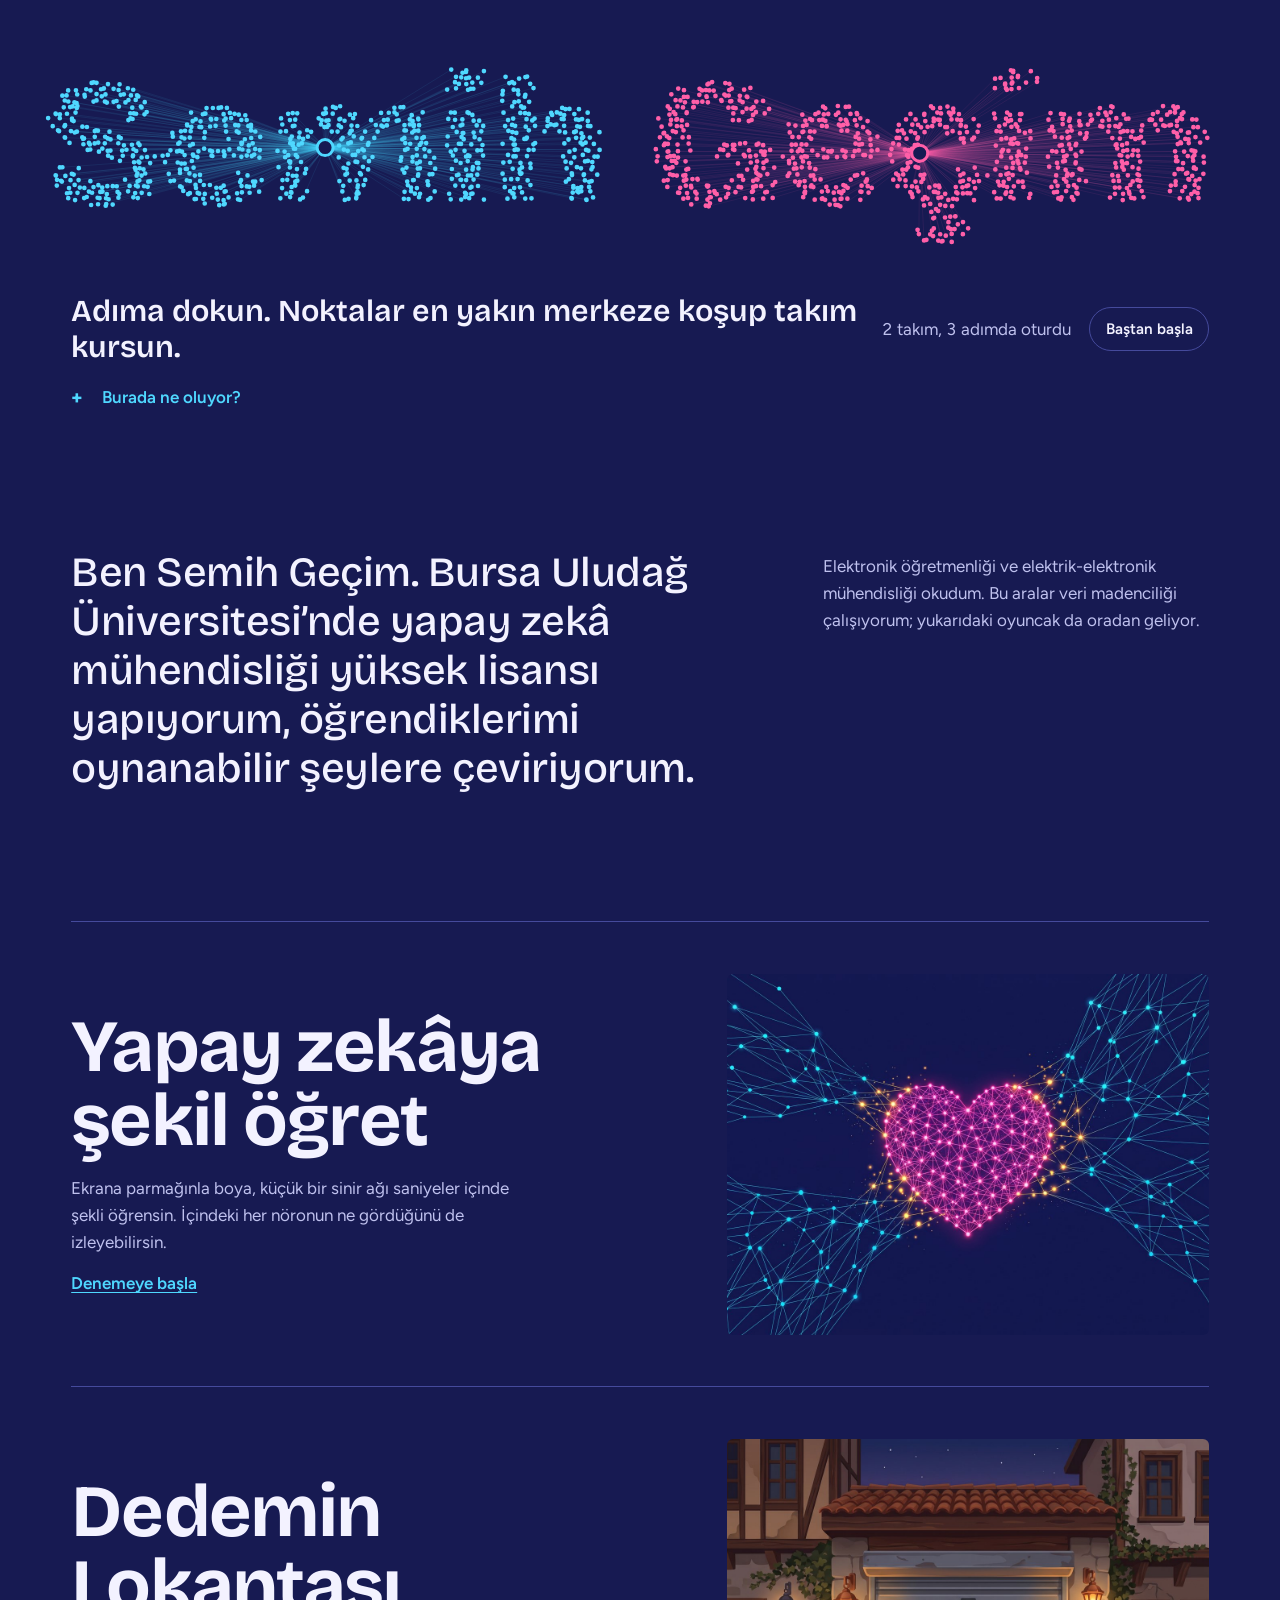
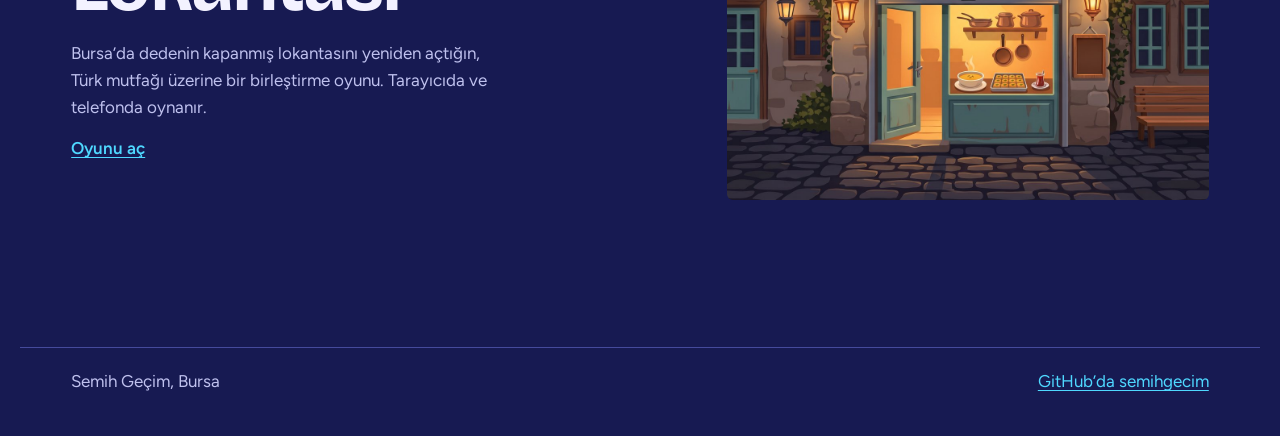
<file: index.html>
<!doctype html>
<html lang="tr">
<head>
<meta charset="utf-8">
<meta name="viewport" content="width=device-width, initial-scale=1">
<title>Semih Geçim | Yapay zekâ mühendisliği, projeler</title>
<meta name="description" content="Semih Geçim'in kişisel sitesi. Bursa Uludağ Üniversitesi yapay zekâ mühendisliği yüksek lisans öğrencisi. Oynanabilir yapay zekâ denemeleri ve projeler.">
<meta name="google-site-verification" content="5jUEhL1eYQpSl7qWq_699pnZO3DgN0EPshTu4162Xr0" />
<meta name="theme-color" content="#171a52">
<meta property="og:title" content="Semih Geçim">
<meta property="og:description" content="Adına dokun, noktalar takım kursun. Oynanabilir yapay zekâ denemeleri ve projeler.">
<meta property="og:url" content="https://semihgecim.me/">
<meta property="og:type" content="website">
<meta property="og:image" content="https://semihgecim.me/img/og.jpg">
<meta name="twitter:card" content="summary_large_image">
<link rel="canonical" href="https://semihgecim.me/">
<link rel="icon" href="data:image/svg+xml,%3Csvg xmlns='http://www.w3.org/2000/svg' viewBox='0 0 32 32'%3E%3Crect width='32' height='32' rx='7' fill='%23171a52'/%3E%3Ccircle cx='10' cy='11' r='3.5' fill='%23ff5fa8'/%3E%3Ccircle cx='22' cy='10' r='3.5' fill='%234fd8ff'/%3E%3Ccircle cx='16' cy='22' r='3.5' fill='%23ffc24d'/%3E%3C/svg%3E">
<link rel="preload" href="/fonts/bricolage-grotesque-latin-wght-normal.woff2" as="font" type="font/woff2" crossorigin>
<link rel="stylesheet" href="/site.css">
<script type="application/ld+json">
{"@context":"https://schema.org","@type":"Person","name":"Semih Geçim","url":"https://semihgecim.me/","sameAs":["https://github.com/semihgecim"],"description":"Yapay zekâ mühendisliği yüksek lisans öğrencisi, elektrik-elektronik mühendisi","affiliation":{"@type":"CollegeOrUniversity","name":"Bursa Uludağ Üniversitesi"},"homeLocation":{"@type":"City","name":"Bursa"}}
</script>
<style>
.hero{position:relative}
h1.sr{position:absolute;width:1px;height:1px;overflow:hidden;clip-path:inset(50%)}
#field{display:block;width:100%;cursor:pointer;touch-action:pan-y;-webkit-tap-highlight-color:transparent}
.play{display:flex;flex-wrap:wrap;align-items:center;gap:8px 18px;margin-top:4px}
.play .say{margin:0;font:600 clamp(1.25rem,2.6vw,1.9rem)/1.2 "Bricolage",sans-serif;flex:1 1 320px}
#status{color:var(--soft);font-variant-numeric:tabular-nums}
.more{margin-top:10px}
.intro{margin-top:clamp(64px,10vw,136px);display:grid;grid-template-columns:minmax(0,7fr) minmax(0,4fr);gap:24px clamp(32px,6vw,88px);align-items:start}
.lede{font:500 clamp(1.6rem,3.4vw,2.6rem)/1.18 "Bricolage",sans-serif;letter-spacing:-.012em;margin:0}
.side{margin:0;color:var(--soft);max-width:38ch;padding-top:.3em}
.work{margin-top:clamp(72px,10vw,136px)}
.project{display:grid;grid-template-columns:minmax(0,6fr) minmax(0,5fr);gap:20px clamp(32px,6vw,88px);align-items:center;text-decoration:none;color:inherit;padding:clamp(28px,4vw,56px) 0;border-top:1.5px solid var(--line)}
.project h2{font-size:clamp(2.3rem,6vw,4.6rem);font-weight:700;line-height:1;letter-spacing:-.025em;color:var(--text)}
.project p{margin:16px 0 0;max-width:40ch;color:var(--soft)}
.project .go{display:inline-block;margin-top:14px;font-weight:600;color:var(--cyan);text-decoration:underline;text-underline-offset:.18em}
.project:hover h2{color:var(--amber)}
.project img{display:block;width:100%;height:auto;aspect-ratio:4/3;object-fit:cover;border-radius:6px;background:var(--deep)}
footer{margin-top:clamp(48px,8vw,96px);padding-bottom:40px;color:var(--soft)}
footer .wrap{display:flex;flex-wrap:wrap;gap:6px 24px;justify-content:space-between;border-top:1.5px solid var(--line);padding-top:20px}
@media (max-width:760px){.intro,.project{grid-template-columns:minmax(0,1fr)}}
</style>
</head>
<body>
<header class="hero">
  <h1 class="sr">Semih Geçim</h1>
  <canvas id="field" role="img" aria-label="Semih Geçim adı, renkli noktalardan oluşuyor. Dokununca noktalar yeniden gruplanıyor."></canvas>
  <div class="wrap">
    <div class="play">
      <p class="say">Adıma dokun. Noktalar en yakın merkeze koşup takım kursun.</p>
      <span id="status" aria-live="polite"></span>
      <button id="reset" type="button">Baştan başla</button>
    </div>
    <details class="more">
      <summary>Burada ne oluyor?</summary>
      <p>Her halka bir takım kaptanı. Her nokta en yakın kaptanın takımına geçer, sonra kaptanlar takımlarının ortasına yürür. Kimse takım değiştirmeyene kadar bu tekrar eder. Kimse noktalara ne yapacağını söylemiyor; gruplar kendiliğinden çıkıyor.</p>
      <p class="tech"><strong>Bilenler için:</strong> Bu gerçek bir k-means (Lloyd algoritması). <span id="points"></span> nokta, adımın harflerinin piksellerinden örneklendi. Küme içi toplam kare uzaklık (WCSS) şu an <span id="wcss"></span>. Her yeni merkez bu değeri düşürür; ama merkezleri nereye koyduğun sonucu değiştirir, çünkü k-means yerel optimuma takılır.</p>
    </details>
  </div>
</header>

<main class="wrap">
  <section class="intro">
    <p class="lede">Ben Semih Geçim. Bursa Uludağ Üniversitesi’nde yapay zekâ mühendisliği yüksek lisansı yapıyorum, öğrendiklerimi oynanabilir şeylere çeviriyorum.</p>
    <p class="side">Elektronik öğretmenliği ve elektrik-elektronik mühendisliği okudum. Bu aralar veri madenciliği çalışıyorum; yukarıdaki oyuncak da oradan geliyor.</p>
  </section>

  <section class="work" aria-label="Projeler">
    <a class="project" href="/sinir-agi/">
      <div>
        <h2>Yapay zekâya şekil öğret</h2>
        <p>Ekrana parmağınla boya, küçük bir sinir ağı saniyeler içinde şekli öğrensin. İçindeki her nöronun ne gördüğünü de izleyebilirsin.</p>
        <span class="go">Denemeye başla</span>
      </div>
      <img src="/img/sinir-agi.jpg" width="1200" height="896" loading="lazy" alt="Mavi ağ çizgilerinin birleşip parlayan pembe bir kalp oluşturduğu illüstrasyon">
    </a>
    <a class="project" href="/dedemin-lokantasi/">
      <div>
        <h2>Dedemin Lokantası</h2>
        <p>Bursa’da dedenin kapanmış lokantasını yeniden açtığın, Türk mutfağı üzerine bir birleştirme oyunu. Tarayıcıda ve telefonda oynanır.</p>
        <span class="go">Oyunu aç</span>
      </div>
      <img src="/img/dedemin-lokantasi.jpg" width="1200" height="896" loading="lazy" alt="Akşam ışığında kepengi açık, vitrininde çorba, baklava ve çay duran eski bir lokanta illüstrasyonu">
    </a>
  </section>
</main>

<footer>
  <div class="wrap">
    <span>Semih Geçim, Bursa</span>
    <a href="https://github.com/semihgecim">GitHub’da semihgecim</a>
  </div>
</footer>

<script>
(function () {
  'use strict';
  var cv = document.getElementById('field'), ctx = cv.getContext('2d');
  var statusEl = document.getElementById('status'), wcssEl = document.getElementById('wcss'), pointsEl = document.getElementById('points');
  var COLORS = ['#4fd8ff', '#ff5fa8', '#ffc24d', '#4ff0b4', '#b49bff', '#ff8a5c', '#c8f060', '#e6e9ff'];
  var MAX_K = COLORS.length;
  var reduced = matchMedia('(prefers-reduced-motion: reduce)').matches;
  var W = 0, H = 0, R = 2, pts = [], centers = [], waves = [], oldest = 0;
  var lines = 0, iters = 0, touched = false, ptr = null, timer = null, autoT = null, running = false, rafId = 0;

  function fnt(s) { return '800 ' + s + 'px Bricolage, system-ui, sans-serif'; }

  function layout() {
    W = Math.floor(cv.parentElement.clientWidth);
    var gutter = Math.max(16, Math.min(56, W * 0.04));
    var inner = W - gutter * 2;
    var words = W < 640 ? ['Semih', 'Geçim'] : ['Semih Geçim'];
    var off = document.createElement('canvas').getContext('2d', { willReadFrequently: true });
    off.font = fnt(100);
    var widest = Math.max.apply(null, words.map(function (l) { return off.measureText(l).width; }));
    var size = Math.floor(100 * inner / widest * 0.985);
    var lineH = size * 0.98, pad = Math.max(28, size * 0.22);
    H = Math.ceil(lineH * words.length + size * 0.2 + pad * 2);
    off.canvas.width = W; off.canvas.height = H;
    off.font = fnt(size); off.fillStyle = '#000';
    words.forEach(function (l, i) { off.fillText(l, gutter, pad + size * 0.92 + i * lineH); });
    var data = off.getImageData(0, 0, W, H).data;
    var step = Math.max(4, Math.round(inner / 190));
    R = step * 0.39;
    pts = [];
    for (var y = 0; y < H; y += step) for (var x = 0; x < W; x += step) {
      if (data[(y * W + x) * 4 + 3] > 128) pts.push({ hx: x, hy: y, x: x, y: y, vx: 0, vy: 0, c: 0, pop: 0 });
    }
    var dpr = Math.min(devicePixelRatio || 1, 2);
    cv.width = W * dpr; cv.height = H * dpr; cv.style.height = H + 'px';
    ctx.setTransform(dpr, 0, 0, dpr, 0, 0);
    pointsEl.textContent = pts.length.toLocaleString('tr-TR');
  }

  function assign() {
    var moved = false;
    for (var i = 0; i < pts.length; i++) {
      var p = pts[i], best = 0, bd = Infinity;
      for (var j = 0; j < centers.length; j++) {
        var c = centers[j], d = (p.hx - c.x) * (p.hx - c.x) + (p.hy - c.y) * (p.hy - c.y);
        if (d < bd) { bd = d; best = j; }
      }
      if (p.c !== best) { p.c = best; p.pop = 1; moved = true; }
    }
    return moved;
  }
  function update() {
    var s = centers.map(function () { return { x: 0, y: 0, n: 0 }; });
    pts.forEach(function (p) { var q = s[p.c]; q.x += p.hx; q.y += p.hy; q.n++; });
    centers.forEach(function (c, i) { if (s[i].n) { c.tx = s[i].x / s[i].n; c.ty = s[i].y / s[i].n; c.x = c.tx; c.y = c.ty; } });
  }
  function wcss() {
    var t = 0;
    pts.forEach(function (p) { var c = centers[p.c]; t += (p.hx - c.x) * (p.hx - c.x) + (p.hy - c.y) * (p.hy - c.y); });
    return t;
  }
  function report(done) {
    var k = centers.length;
    statusEl.textContent = done ? k + ' takım, ' + iters + ' adımda oturdu' : k + ' takım kuruluyor';
    wcssEl.textContent = Math.round(wcss()).toLocaleString('tr-TR');
  }
  function settle() {
    clearTimeout(timer); iters = 0;
    if (reduced) { var g = 0; while (assign() && g++ < 60) { update(); iters++; } report(true); paint(); return; }
    (function tick() {
      var moved = assign();
      if (moved) { iters++; update(); lines = 1; report(false); timer = setTimeout(tick, 190); }
      else report(true);
      wake();
    })();
  }
  function poke(x, y) {
    touched = true; clearTimeout(autoT);
    if (centers.length < MAX_K) centers.push({ x: x, y: y });
    else { centers[oldest].x = x; centers[oldest].y = y; oldest = (oldest + 1) % MAX_K; }
    if (!reduced) waves.push({ x: x, y: y, r: 0 });
    lines = 1;
    settle();
  }
  function seed(animate) {
    oldest = 0;
    centers = [{ x: W * .2, y: H * .5 }, { x: W * .55, y: H * .5 }];
    if (animate && !reduced) pts.forEach(function (p) { p.x = Math.random() * W; p.y = Math.random() * H; p.vx = p.vy = 0; });
    settle();
  }

  function paint() {
    ctx.clearRect(0, 0, W, H);
    var i, j;
    if (lines > 0.01) {
      ctx.lineWidth = 1; ctx.globalAlpha = lines * 0.22;
      for (j = 0; j < centers.length; j++) {
        ctx.beginPath(); ctx.strokeStyle = COLORS[j];
        for (i = 0; i < pts.length; i += 2) if (pts[i].c === j) { ctx.moveTo(centers[j].x, centers[j].y); ctx.lineTo(pts[i].x, pts[i].y); }
        ctx.stroke();
      }
      ctx.globalAlpha = 1;
    }
    for (j = 0; j < centers.length; j++) {
      ctx.beginPath(); ctx.fillStyle = COLORS[j];
      for (i = 0; i < pts.length; i++) {
        var p = pts[i];
        if (p.c !== j) continue;
        var r = R * (1 + p.pop * .9);
        ctx.moveTo(p.x + r, p.y); ctx.arc(p.x, p.y, r, 0, 6.2832);
      }
      ctx.fill();
    }
    waves.forEach(function (w) {
      ctx.beginPath(); ctx.arc(w.x, w.y, w.r, 0, 6.2832);
      ctx.lineWidth = 2; ctx.strokeStyle = 'rgba(243,242,255,' + Math.max(0, .5 * (1 - w.r / (W * .55))) + ')'; ctx.stroke();
    });
    centers.forEach(function (c, j) {
      var r = Math.max(8, R * 3.2);
      ctx.beginPath(); ctx.arc(c.x, c.y, r, 0, 6.2832);
      ctx.fillStyle = '#171a52'; ctx.fill();
      ctx.lineWidth = Math.max(3, R * 1.1); ctx.strokeStyle = COLORS[j]; ctx.stroke();
    });
  }

  function frame() {
    var active = false, i;
    waves = waves.filter(function (w) { w.r += W * .017; return w.r < W * .55; });
    if (waves.length) active = true;
    for (i = 0; i < pts.length; i++) {
      var p = pts[i], ax = (p.hx - p.x) * .075, ay = (p.hy - p.y) * .075;
      for (var w = 0; w < waves.length; w++) {
        var W0 = waves[w], dx = p.x - W0.x, dy = p.y - W0.y, d = Math.sqrt(dx * dx + dy * dy) || 1;
        if (Math.abs(d - W0.r) < 16) { var f = 2.4 * (1 - W0.r / (W * .55)); ax += dx / d * f; ay += dy / d * f; }
      }
      if (ptr) {
        var px = p.x - ptr.x, py = p.y - ptr.y, q = px * px + py * py, rad = Math.max(60, W * .07);
        if (q < rad * rad && q > .01) { var m = Math.sqrt(q), s = (1 - m / rad) * 2.6; ax += px / m * s; ay += py / m * s; }
      }
      p.vx = (p.vx + ax) * .8; p.vy = (p.vy + ay) * .8;
      p.x += p.vx; p.y += p.vy;
      if (p.pop > .01) p.pop *= .9; else p.pop = 0;
      if (Math.abs(p.vx) + Math.abs(p.vy) > .03 || Math.abs(p.x - p.hx) + Math.abs(p.y - p.hy) > .3 || p.pop) active = true;
    }
    if (lines > .01) { lines *= .975; active = true; } else lines = 0;
    paint();
    if (active || ptr) rafId = requestAnimationFrame(frame); else running = false;
  }
  function wake() {
    if (reduced) { paint(); return; }
    if (!running) { running = true; rafId = requestAnimationFrame(frame); }
  }
  function local(e) { var r = cv.getBoundingClientRect(); return { x: e.clientX - r.left, y: e.clientY - r.top }; }

  cv.addEventListener('click', function (e) { var l = local(e); poke(l.x, l.y); });
  cv.addEventListener('pointermove', function (e) { if (reduced || e.pointerType === 'touch') return; ptr = local(e); wake(); });
  cv.addEventListener('pointerleave', function () { ptr = null; wake(); });
  document.getElementById('reset').addEventListener('click', function () { seed(true); wake(); });

  var lastW = 0, rt;
  addEventListener('resize', function () {
    clearTimeout(rt);
    rt = setTimeout(function () {
      if (cv.parentElement.clientWidth === lastW) return;
      lastW = cv.parentElement.clientWidth;
      layout(); seed(false); wake();
    }, 150);
  });

  Promise.race([
    document.fonts ? document.fonts.load('800 100px Bricolage', 'Semih Geçim') : Promise.resolve(),
    new Promise(function (ok) { setTimeout(ok, 1500); })
  ]).then(function () {
    lastW = cv.parentElement.clientWidth;
    layout(); seed(true); wake();
    if (!reduced) autoT = setTimeout(function () { if (!touched) { poke(W * .82, H * .45); touched = false; } }, 3200);
  });
})();
</script>
</body>
</html>
</file>
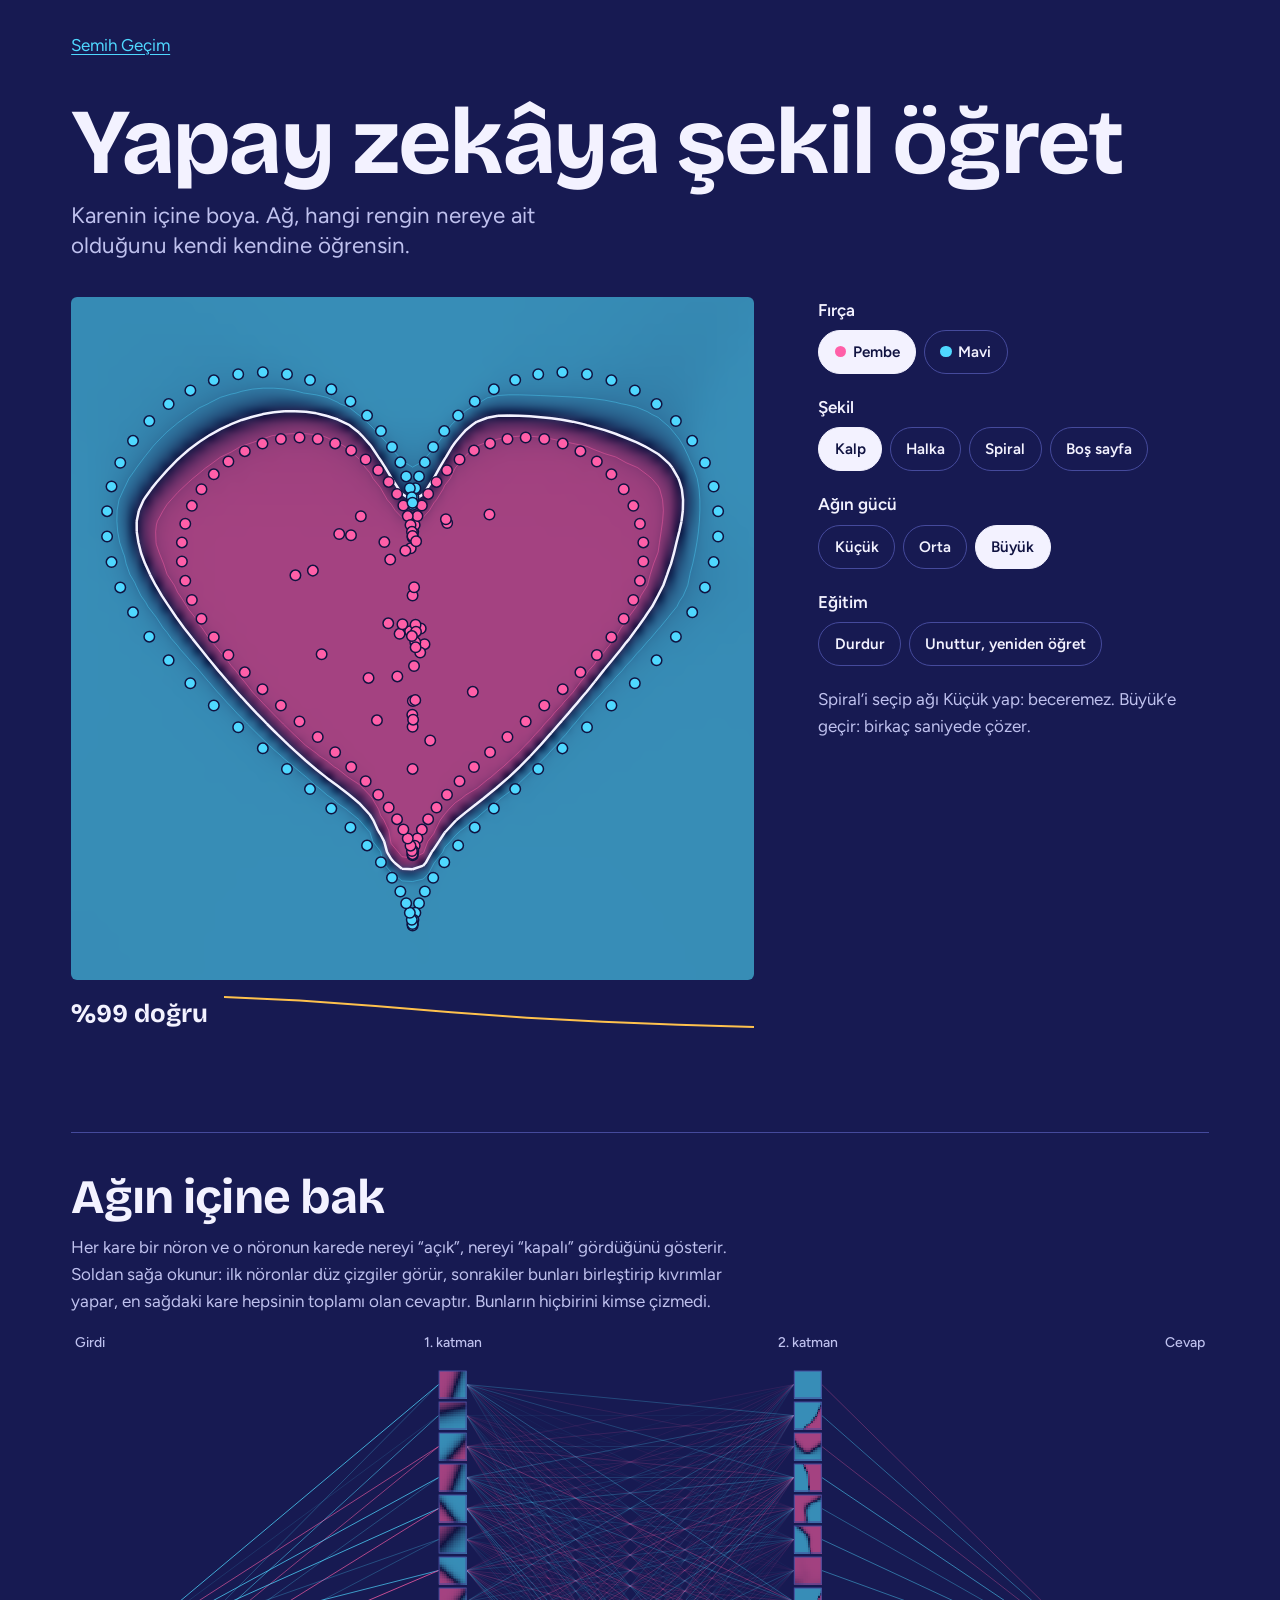
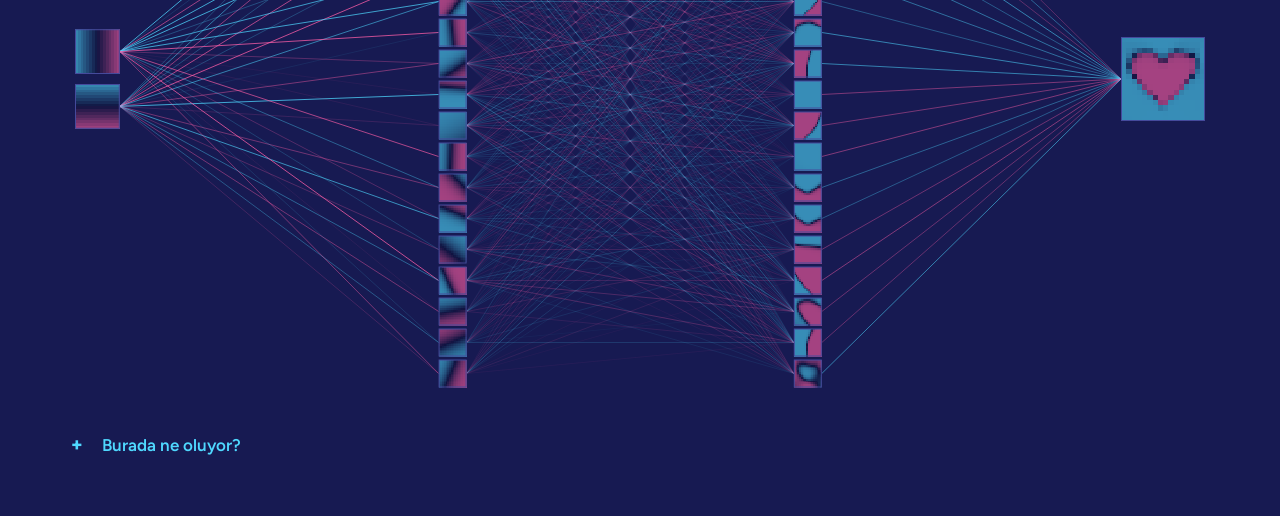
<file: sinir-agi/index.html>
<!doctype html>
<html lang="tr">
<head>
<meta charset="utf-8">
<meta name="viewport" content="width=device-width, initial-scale=1">
<title>Yapay zekâya şekil öğret | Semih Geçim</title>
<meta name="description" content="Ekrana boya, küçük bir sinir ağı şekli saniyeler içinde öğrensin. İçindeki her nöronun ne gördüğünü izle. Kurulum yok, tarayıcıda çalışır.">
<meta name="theme-color" content="#171a52">
<meta property="og:title" content="Yapay zekâya şekil öğret">
<meta property="og:description" content="Ekrana boya, küçük bir sinir ağı şekli saniyeler içinde öğrensin.">
<meta property="og:url" content="https://semihgecim.me/sinir-agi/">
<meta property="og:image" content="https://semihgecim.me/img/sinir-agi.jpg">
<link rel="canonical" href="https://semihgecim.me/sinir-agi/">
<link rel="icon" href="data:image/svg+xml,%3Csvg xmlns='http://www.w3.org/2000/svg' viewBox='0 0 32 32'%3E%3Crect width='32' height='32' rx='7' fill='%23171a52'/%3E%3Ccircle cx='10' cy='11' r='3.5' fill='%23ff5fa8'/%3E%3Ccircle cx='22' cy='10' r='3.5' fill='%234fd8ff'/%3E%3Ccircle cx='16' cy='22' r='3.5' fill='%23ffc24d'/%3E%3C/svg%3E">
<link rel="stylesheet" href="/site.css">
<style>
.page{padding-top:clamp(18px,3vw,32px);padding-bottom:48px}
h1{font-size:clamp(2.5rem,7.5vw,5.8rem);font-weight:700;line-height:.98;letter-spacing:-.028em;margin:clamp(18px,3vw,40px) 0 12px}
.sub{font-size:clamp(1.1rem,2vw,1.4rem);line-height:1.35;margin:0 0 clamp(20px,3vw,36px);max-width:40ch;color:var(--soft)}
.stage{display:grid;grid-template-columns:minmax(0,7fr) minmax(0,4fr);gap:24px clamp(28px,5vw,64px);align-items:start}
.plotbox{max-width:min(100%,86svh)}
#plot{display:block;width:100%;aspect-ratio:1;background:var(--deep);cursor:crosshair;touch-action:none;border-radius:6px}
.score{display:flex;align-items:center;gap:16px;margin-top:12px;min-height:44px}
#acc{font:700 1.6rem/1 "Bricolage",sans-serif;font-variant-numeric:tabular-nums;white-space:nowrap}
#loss{flex:1;min-width:0;height:40px;display:block}
.group{margin:0 0 20px;border:0;padding:0;min-width:0}
legend{padding:0;margin-bottom:6px;font-weight:600}
.opts{display:flex;flex-wrap:wrap;gap:8px}
.dot{display:inline-block;width:.75em;height:.75em;border-radius:50%;margin-right:.45em}
.dare{margin:0;color:var(--soft);max-width:38ch}
.inside{margin-top:clamp(48px,8vw,96px);border-top:1.5px solid var(--line);padding-top:clamp(24px,3vw,40px)}
.inside h2{font-size:clamp(1.8rem,4vw,3rem);font-weight:700;letter-spacing:-.02em;line-height:1.05}
.inside .why{max-width:60ch;margin:12px 0 20px;color:var(--soft)}
#net{display:block;width:100%;height:clamp(440px,52vw,660px)}
.foot{margin-top:28px}
@media (max-width:860px){.stage{grid-template-columns:minmax(0,1fr)}}
</style>
</head>
<body>
<div class="wrap page">
  <a href="/">Semih Geçim</a>
  <h1>Yapay zekâya şekil öğret</h1>
  <p class="sub">Karenin içine boya. Ağ, hangi rengin nereye ait olduğunu kendi kendine öğrensin.</p>
  <div class="stage">
    <div class="plotbox">
      <canvas id="plot" role="img" aria-label="Noktalar ve sinir ağının öğrendiği renk bölgeleri"></canvas>
      <div class="score"><span id="acc"></span><canvas id="loss" aria-hidden="true"></canvas></div>
      <p id="note" class="dare"></p>
    </div>
    <div>
      <fieldset class="group"><legend>Fırça</legend><div class="opts" id="classes">
        <button type="button" data-c="1"><span class="dot" style="background:var(--pink)"></span>Pembe</button>
        <button type="button" data-c="0"><span class="dot" style="background:var(--cyan)"></span>Mavi</button>
      </div></fieldset>
      <fieldset class="group"><legend>Şekil</legend><div class="opts" id="presets">
        <button type="button" data-p="heart">Kalp</button>
        <button type="button" data-p="ring">Halka</button>
        <button type="button" data-p="spiral">Spiral</button>
        <button type="button" data-p="empty">Boş sayfa</button>
      </div></fieldset>
      <fieldset class="group"><legend>Ağın gücü</legend><div class="opts" id="sizes">
        <button type="button" data-s="3">Küçük</button>
        <button type="button" data-s="8,8">Orta</button>
        <button type="button" data-s="20,20">Büyük</button>
      </div></fieldset>
      <fieldset class="group"><legend>Eğitim</legend><div class="opts">
        <button type="button" id="toggle"></button>
        <button type="button" id="restart">Unuttur, yeniden öğret</button>
      </div></fieldset>
      <p class="dare">Spiral’i seçip ağı Küçük yap: beceremez. Büyük’e geçir: birkaç saniyede çözer.</p>
    </div>
  </div>

  <section class="inside">
    <h2>Ağın içine bak</h2>
    <p class="why">Her kare bir nöron ve o nöronun karede nereyi “açık”, nereyi “kapalı” gördüğünü gösterir. Soldan sağa okunur: ilk nöronlar düz çizgiler görür, sonrakiler bunları birleştirip kıvrımlar yapar, en sağdaki kare hepsinin toplamı olan cevaptır. Bunların hiçbirini kimse çizmedi.</p>
    <canvas id="net" role="img" aria-label="Sinir ağındaki her nöronun etkinlik haritası"></canvas>
    <details class="foot">
      <summary>Burada ne oluyor?</summary>
      <p>Noktalar ağın çalışma soruları, arka plan renkleri de cevapları. Ağ her adımda yanıldığı noktalara bakıp kendini biraz düzeltir. Yukarıdaki çizgi hatanın düşüşünü gösterir. “Ağın gücü” kaç nöronu olduğudur: az nöron ancak basit şekiller çizebilir, çok nöron ince ayrıntı yakalar.</p>
      <p>Bir de şunu dene: Büyük ağda birkaç noktayı bilerek yanlış renge boya. Ağ o hataları da ezberlemeye çalışır ve sınır garip bükülür. Buna aşırı öğrenme denir; yüksek başarı her zaman iyi öğrenmek demek değildir.</p>
      <p class="tech"><strong>Bilenler için:</strong> 2 girişli çok katmanlı algılayıcı, gizli katmanlarda tanh, çıkışta sigmoid. İkili çapraz entropi, tam yığın Adam (öğrenme oranı 0,02). Küçük 3, Orta 8+8, Büyük 20+20 nöron. Geri yayılım kütüphanesiz, düz JavaScript ile yazıldı. Yüzde, ayrı bir test kümesinde değil eğitim noktalarında ölçülür. Veri bilgisayarından çıkmaz.</p>
    </details>
  </section>
</div>

<script>
(function () {
  'use strict';
  /* ---- Ağ ---- */
  function Net(hidden) {
    this.W = []; this.b = []; this.sizes = [2].concat(hidden, [1]);
    for (var l = 0; l < this.sizes.length - 1; l++) {
      var nIn = this.sizes[l], w = [], bb = [];
      for (var j = 0; j < this.sizes[l + 1]; j++) {
        var row = [];
        for (var i = 0; i < nIn; i++) row.push((Math.random() * 2 - 1) * Math.sqrt(3 / nIn));
        w.push(row); bb.push(0);
      }
      this.W.push(w); this.b.push(bb);
    }
    var self = this; this.P = [];
    this.W.forEach(function (w, l) { w.forEach(function (r, j) {
      r.forEach(function (_, i) { self.P.push({ a: r, k: i, m: 0, v: 0 }); });
      self.P.push({ a: self.b[l], k: j, m: 0, v: 0 });
    }); });
    this.t = 0;
  }
  Net.prototype.forward = function (x, y, trace) {
    var a = [x, y], L = this.W.length;
    if (trace) trace.push(a);
    for (var l = 0; l < L; l++) {
      var w = this.W[l], b = this.b[l], out = new Array(w.length), last = l === L - 1;
      for (var j = 0; j < w.length; j++) {
        var s = b[j], r = w[j];
        for (var i = 0; i < r.length; i++) s += r[i] * a[i];
        out[j] = last ? s : Math.tanh(s);
      }
      a = out;
      if (trace) trace.push(a);
    }
    return a[0];
  };
  Net.prototype.step = function (data, lr) {
    var L = this.W.length, loss = 0;
    var G = this.W.map(function (w) { return w.map(function (r) { return new Array(r.length + 1).fill(0); }); });
    for (var d = 0; d < data.length; d++) {
      var tr = [], z = this.forward(data[d].x, data[d].y, tr), p = 1 / (1 + Math.exp(-z)), y = data[d].c;
      loss -= y * Math.log(p + 1e-9) + (1 - y) * Math.log(1 - p + 1e-9);
      var delta = [p - y];
      for (var l = L - 1; l >= 0; l--) {
        var w = this.W[l], inp = tr[l], prev = new Array(inp.length).fill(0), isLast = l === L - 1;
        for (var j = 0; j < w.length; j++) {
          var o = tr[l + 1][j], dj = delta[j] * (isLast ? 1 : 1 - o * o), g = G[l][j], r = w[j];
          for (var i = 0; i < r.length; i++) { g[i] += dj * inp[i]; prev[i] += dj * r[i]; }
          g[r.length] += dj;
        }
        delta = prev;
      }
    }
    var q = 0, n = data.length, P = this.P; this.t++;
    var c1 = 1 - Math.pow(.9, this.t), c2 = 1 - Math.pow(.999, this.t);
    for (var a = 0; a < L; a++) for (var b = 0; b < G[a].length; b++) for (var c = 0; c < G[a][b].length; c++) {
      var e = P[q++], gr = G[a][b][c] / n;
      e.m = .9 * e.m + .1 * gr; e.v = .999 * e.v + .001 * gr * gr;
      e.a[e.k] -= lr * (e.m / c1) / (Math.sqrt(e.v / c2) + 1e-8);
    }
    return loss / n;
  };

  /* ---- Şekiller ---- */
  function gauss() { return Math.sqrt(-2 * Math.log(1 - Math.random())) * Math.cos(6.2832 * Math.random()); }
    var SHAPES = {
    heart: function () {
      var o = [];
      function at(t, k) { var sn = Math.sin(t); return [16 * sn * sn * sn * k / 17.5, -(13 * Math.cos(t) - 5 * Math.cos(2 * t) - 2 * Math.cos(3 * t) - Math.cos(4 * t) + 2) * k / 17.5]; }
      for (var i = 0; i < 90; i++) {
        var t = i / 90 * 6.2832, a = at(t, .74), b = at(t, .98);
        o.push({ x: a[0], y: a[1], c: 1 }, { x: b[0], y: b[1], c: 0 });
      }
      for (var j = 0; j < 40; j++) { var q = at(Math.random() * 6.2832, Math.random() * .6); o.push({ x: q[0], y: q[1], c: 1 }); }
      return o.filter(function (d) { return Math.abs(d.x) < 1 && Math.abs(d.y) < 1; });
    },
    ring: function () { var o = []; for (var i = 0; i < 120; i++) { var c = i % 2, t = Math.random() * 6.2832, r = c ? .66 + Math.random() * .24 : Math.random() * .34; o.push({ x: r * Math.cos(t), y: r * Math.sin(t), c: c }); } return o; },
    spiral: function () { var o = []; for (var i = 0; i < 160; i++) { var c = i % 2, t = Math.floor(i / 2) / 80, a = t * 3.2 * 3.1416 + c * 3.1416, r = .08 + t * .84; o.push({ x: r * Math.cos(a) + gauss() * .012, y: r * Math.sin(a) + gauss() * .012, c: c }); } return o; },
    empty: function () { return []; }
  };

  /* ---- Durum ---- */
  var cv = document.getElementById('plot'), ctx = cv.getContext('2d'), netCv = document.getElementById('net'), nctx = netCv.getContext('2d'), lossCv = document.getElementById('loss'), lctx = lossCv.getContext('2d');
  var G = 64, N = G + 1, field = new Float32Array(N * N), heat = document.createElement('canvas'); heat.width = heat.height = N;
  var hctx = heat.getContext('2d'), img = hctx.createImageData(N, N);
  var thumb = document.createElement('canvas'), TS = 16; thumb.width = thumb.height = TS;
  var tctx = thumb.getContext('2d'), timg = tctx.createImageData(TS, TS);
  var reduced = matchMedia('(prefers-reduced-motion: reduce)').matches;
  var data = [], net, hidden = [20, 20], cls = 1, S = 0, frame = 0, running = !reduced, painting = false, last = null, losses = [], dirty = true;
  var accEl = document.getElementById('acc'), note = document.getElementById('note'), toggle = document.getElementById('toggle');
  var NIGHT = [16, 19, 65], CYAN = [79, 216, 255], PINK = [255, 95, 168];

  function ready() { var a = 0, b = 0; data.forEach(function (d) { d.c ? b++ : a++; }); return a > 0 && b > 0; }
  var netFresh = true;
  function fresh() { net = new Net(hidden); losses = []; dirty = true; netFresh = true; }
  function tint(p, px, k) {
    var col = p > .5 ? PINK : CYAN, t = Math.abs(p - .5) * 2 * .62;
    for (var c = 0; c < 3; c++) px[k + c] = NIGHT[c] + (col[c] - NIGHT[c]) * t;
    px[k + 3] = 255;
  }
  function computeField() {
    var on = ready(), k = 0, px = img.data;
    for (var gy = 0; gy < N; gy++) for (var gx = 0; gx < N; gx++, k++) {
      var p = on ? 1 / (1 + Math.exp(-net.forward(gx / G * 2 - 1, gy / G * 2 - 1))) : .5;
      field[k] = p; tint(p, px, k * 4);
    }
    hctx.putImageData(img, 0, 0);
  }
  function contour(level, width, color) {
    var c = S / G;
    ctx.beginPath();
    for (var y = 0; y < G; y++) for (var x = 0; x < G; x++) {
      var a = field[y * N + x], b = field[y * N + x + 1], d = field[(y + 1) * N + x + 1], e = field[(y + 1) * N + x], cr = [];
      if ((a > level) !== (b > level)) cr.push([x + (level - a) / (b - a), y]);
      if ((b > level) !== (d > level)) cr.push([x + 1, y + (level - b) / (d - b)]);
      if ((e > level) !== (d > level)) cr.push([x + (level - e) / (d - e), y + 1]);
      if ((a > level) !== (e > level)) cr.push([x, y + (level - a) / (e - a)]);
      for (var i = 0; i + 1 < cr.length; i += 2) { ctx.moveTo(cr[i][0] * c, cr[i][1] * c); ctx.lineTo(cr[i + 1][0] * c, cr[i + 1][1] * c); }
    }
    ctx.lineWidth = width; ctx.strokeStyle = color; ctx.stroke();
  }
  function drawPlot() {
    if (!S) return;
    computeField();
    ctx.imageSmoothingEnabled = true; ctx.imageSmoothingQuality = 'high';
    ctx.drawImage(heat, .5, .5, N - 1, N - 1, 0, 0, S, S);
    if (ready()) {
      contour(.1, 1, 'rgba(79,216,255,.4)'); contour(.9, 1, 'rgba(255,95,168,.45)');
      contour(.5, 2.5, '#f3f2ff');
    }
    var r = Math.max(3, S / 130);
    data.forEach(function (d) {
      ctx.beginPath(); ctx.arc((d.x + 1) / 2 * S, (d.y + 1) / 2 * S, r, 0, 6.2832);
      ctx.fillStyle = d.c ? '#ff5fa8' : '#4fd8ff'; ctx.fill();
      ctx.lineWidth = 1.5; ctx.strokeStyle = '#101341'; ctx.stroke();
    });
    report();
  }
  function report() {
    if (!ready()) { accEl.textContent = ''; note.textContent = 'Eğitim için iki renkle de boya.'; drawLoss(); return; }
    note.textContent = '';
    var ok = 0;
    data.forEach(function (d) { if ((net.forward(d.x, d.y) > 0 ? 1 : 0) === d.c) ok++; });
    accEl.textContent = '%' + Math.round(ok / data.length * 100) + ' doğru';
    drawLoss();
  }
  function drawLoss() {
    var w = lossCv.clientWidth, h = lossCv.clientHeight, dpr = Math.min(devicePixelRatio || 1, 2);
    if (lossCv.width !== Math.round(w * dpr)) { lossCv.width = Math.round(w * dpr); lossCv.height = Math.round(h * dpr); }
    lctx.setTransform(dpr, 0, 0, dpr, 0, 0); lctx.clearRect(0, 0, w, h);
    if (losses.length < 2) return;
    var max = Math.max.apply(null, losses) || 1;
    lctx.beginPath();
    losses.forEach(function (v, i) { var x = i / (losses.length - 1) * w, y = 3 + (1 - v / max) * (h - 6); i ? lctx.lineTo(x, y) : lctx.moveTo(x, y); });
    lctx.lineWidth = 2; lctx.strokeStyle = '#ffc24d'; lctx.stroke();
  }
  function drawNet() {
    var w = netCv.clientWidth, h = netCv.clientHeight, dpr = Math.min(devicePixelRatio || 1, 2);
    if (netCv.width !== Math.round(w * dpr)) { netCv.width = Math.round(w * dpr); netCv.height = Math.round(h * dpr); }
    nctx.setTransform(dpr, 0, 0, dpr, 0, 0); nctx.clearRect(0, 0, w, h);
    var layers = net.sizes, labelH = 26, H = h - labelH, maxN = Math.max.apply(null, layers);
    var ts = Math.min(52, Math.floor((H - (maxN - 1) * 3) / maxN)), gapY = maxN > 10 ? 3 : Math.min(16, (H - ts * maxN) / Math.max(1, maxN - 1));
    var nL = layers.length, big = Math.min(Math.max(ts * 3, 72), w * .24, 130), inS = Math.min(Math.max(ts * 1.6, 34), 64), x0 = 4;
    var sz = function (l) { return l === nL - 1 ? big : l === 0 ? inS : ts; };
    var cx = function (l) { return x0 + inS / 2 + l * (w - 8 - inS / 2 - big / 2) / (nL - 1); };
    var pos = layers.map(function (n, l) {
      var t = sz(l), g = l === 0 ? 10 : gapY, tot = n * t + (n - 1) * g, top = labelH + (H - tot) / 2, a = [];
      for (var i = 0; i < n; i++) a.push({ x: cx(l) - t / 2, y: top + i * (t + g) });
      return a;
    });
    // bağlantılar
    for (var l = 0; l < net.W.length; l++) for (var j = 0; j < net.W[l].length; j++) for (var i = 0; i < net.W[l][j].length; i++) {
      var v = net.W[l][j][i], a = Math.min(.75, Math.abs(v) / 3 * (layers[l] * layers[l + 1] > 100 ? .5 : 1));
      if (a < .03) continue;
      nctx.beginPath(); nctx.moveTo(pos[l][i].x + sz(l), pos[l][i].y + sz(l) / 2); nctx.lineTo(pos[l + 1][j].x, pos[l + 1][j].y + sz(l + 1) / 2);
      nctx.lineWidth = 1; nctx.strokeStyle = v > 0 ? 'rgba(255,95,168,' + a + ')' : 'rgba(79,216,255,' + a + ')'; nctx.stroke();
    }
    // etkinlik haritaları: tek geçişte tüm nöronlar
    var maps = layers.map(function (n) { var m = []; for (var i = 0; i < n; i++) m.push(new Float32Array(TS * TS)); return m; });
    for (var gy = 0; gy < TS; gy++) for (var gx = 0; gx < TS; gx++) {
      var tr = []; net.forward((gx + .5) / TS * 2 - 1, (gy + .5) / TS * 2 - 1, tr);
      tr.forEach(function (acts, l) { acts.forEach(function (a, n) { maps[l][n][gy * TS + gx] = l === tr.length - 1 ? 1 / (1 + Math.exp(-a)) : (a + 1) / 2; }); });
    }
    nctx.imageSmoothingEnabled = false;
    maps.forEach(function (lay, l) { lay.forEach(function (m, n) {
      var px = timg.data;
      for (var q = 0; q < TS * TS; q++) tint(m[q], px, q * 4);
      tctx.putImageData(timg, 0, 0);
      var o = pos[l][n];
      var t = sz(l);
      nctx.drawImage(thumb, o.x, o.y, t, t);
      nctx.lineWidth = 1; nctx.strokeStyle = '#454a9c'; nctx.strokeRect(o.x + .5, o.y + .5, t - 1, t - 1);
    }); });
    nctx.fillStyle = '#bfc1ee'; nctx.font = '500 14px Figtree, sans-serif'; nctx.textBaseline = 'top';
    layers.forEach(function (_, l) {
      var label = l === 0 ? 'Girdi' : l === nL - 1 ? 'Cevap' : l + '. katman';
      nctx.textAlign = l === 0 ? 'left' : l === nL - 1 ? 'right' : 'center';
      var x = l === 0 ? x0 : l === nL - 1 ? w - 4 : cx(l);
      nctx.fillText(label, x, 0);
    });
  }
  function resize() {
    var r = cv.getBoundingClientRect(), dpr = Math.min(devicePixelRatio || 1, 2);
    if (r.width === S) return;
    S = r.width; cv.width = Math.round(S * dpr); cv.height = Math.round(S * dpr);
    ctx.setTransform(dpr, 0, 0, dpr, 0, 0);
    drawPlot(); drawNet();
  }
  function setPressed(id, attr, val) { document.querySelectorAll('#' + id + ' button').forEach(function (b) { b.setAttribute('aria-pressed', String(b.getAttribute(attr) === String(val))); }); }
  function setToggle() { toggle.textContent = running ? 'Durdur' : 'Eğitimi başlat'; }

  function loop() {
    frame++;
    if (running && ready()) {
      var n = data.length > 150 ? 3 : 6, l = 0;
      for (var i = 0; i < n; i++) l = net.step(data, .02);
      if (frame % 4 === 0) { losses.push(l); if (losses.length > 240) losses.shift(); }
      dirty = true;
    }
    if (dirty) { drawPlot(); if (frame % 15 === 0 || !running || netFresh) { drawNet(); netFresh = false; } dirty = false; }
    requestAnimationFrame(loop);
  }
  function addAt(e) {
    var r = cv.getBoundingClientRect(), x = (e.clientX - r.left) / r.width * 2 - 1, y = (e.clientY - r.top) / r.height * 2 - 1;
    x = Math.max(-1, Math.min(1, x)); y = Math.max(-1, Math.min(1, y));
    data.push({ x: x, y: y, c: cls });
    if (data.length > 400) data.shift();
    dirty = true;
  }
  cv.addEventListener('pointerdown', function (e) { painting = true; last = [e.clientX, e.clientY]; cv.setPointerCapture(e.pointerId); addAt(e); });
  cv.addEventListener('pointermove', function (e) {
    if (!painting) return;
    var dx = e.clientX - last[0], dy = e.clientY - last[1], gap = Math.max(10, S / 45);
    if (dx * dx + dy * dy > gap * gap) { last = [e.clientX, e.clientY]; addAt(e); }
  });
  ['pointerup', 'pointercancel'].forEach(function (t) { cv.addEventListener(t, function () { painting = false; }); });

  document.getElementById('presets').addEventListener('click', function (e) {
    var b = e.target.closest('button'); if (!b) return;
    data = SHAPES[b.dataset.p](); fresh(); setPressed('presets', 'data-p', b.dataset.p);
  });
  document.getElementById('classes').addEventListener('click', function (e) {
    var b = e.target.closest('button'); if (!b) return;
    cls = +b.dataset.c; setPressed('classes', 'data-c', cls);
  });
  document.getElementById('sizes').addEventListener('click', function (e) {
    var b = e.target.closest('button'); if (!b) return;
    hidden = b.dataset.s.split(',').map(Number); fresh(); setPressed('sizes', 'data-s', b.dataset.s);
  });
  toggle.addEventListener('click', function () { running = !running; setToggle(); });
  document.getElementById('restart').addEventListener('click', fresh);
  addEventListener('resize', resize);

  data = SHAPES.heart(); fresh();
  setPressed('presets', 'data-p', 'heart'); setPressed('classes', 'data-c', 1); setPressed('sizes', 'data-s', '20,20'); setToggle();
  computeField(); resize(); loop();
})();
</script>
</body>
</html>
</file>
<file: site.css>
@font-face{font-family:"Bricolage";src:url(/fonts/bricolage-grotesque-latin-wght-normal.woff2) format("woff2");font-weight:200 800;font-display:swap;unicode-range:U+0000-00FF,U+0131,U+0152-0153,U+02BB-02BC,U+02C6,U+02DA,U+02DC,U+2000-206F,U+20AC,U+2122,U+2191,U+2193,U+2212,U+2215,U+FEFF,U+FFFD}
@font-face{font-family:"Bricolage";src:url(/fonts/bricolage-grotesque-latin-ext-wght-normal.woff2) format("woff2");font-weight:200 800;font-display:swap;unicode-range:U+0100-0130,U+0132-02BA,U+1E00-1EFF,U+2C60-2C7F}
@font-face{font-family:"Figtree";src:url(/fonts/figtree-latin-wght-normal.woff2) format("woff2");font-weight:300 900;font-display:swap;unicode-range:U+0000-00FF,U+0131,U+0152-0153,U+02BB-02BC,U+02C6,U+02DA,U+02DC,U+2000-206F,U+20AC,U+2122,U+2191,U+2193,U+2212,U+2215,U+FEFF,U+FFFD}
@font-face{font-family:"Figtree";src:url(/fonts/figtree-latin-ext-wght-normal.woff2) format("woff2");font-weight:300 900;font-display:swap;unicode-range:U+0100-0130,U+0132-02BA,U+1E00-1EFF,U+2C60-2C7F}
:root{color-scheme:dark;--night:#171a52;--deep:#101341;--raise:#23276b;--text:#f3f2ff;--soft:#bfc1ee;--line:#454a9c;--cyan:#4fd8ff;--pink:#ff5fa8;--amber:#ffc24d;--gutter:clamp(16px,4vw,56px)}
*{box-sizing:border-box}
html{-webkit-text-size-adjust:100%}
body{margin:0;background:var(--night);color:var(--text);font:400 1.0625rem/1.6 "Figtree",system-ui,sans-serif}
a{color:var(--cyan);text-underline-offset:.18em}
a:hover{color:var(--text)}
:focus-visible{outline:3px solid var(--amber);outline-offset:3px;border-radius:2px}
h1,h2,h3{font-family:"Bricolage",system-ui,sans-serif;margin:0}
.wrap{max-width:1240px;margin:0 auto;padding-left:var(--gutter);padding-right:var(--gutter)}
button{font:600 .95rem "Figtree",system-ui,sans-serif;color:var(--text);background:none;border:1.5px solid var(--line);border-radius:999px;padding:.45em 1em;cursor:pointer;min-height:44px}
button:hover{border-color:var(--text)}
button[aria-pressed="true"]{background:var(--text);border-color:var(--text);color:var(--deep)}
details{max-width:64ch}
summary{cursor:pointer;font-weight:600;color:var(--cyan);min-height:44px;display:flex;align-items:center;gap:.5em;list-style:none}
summary::-webkit-details-marker{display:none}
summary::before{content:"+";font:700 1.3em/1 "Bricolage",sans-serif;width:1em}
details[open] summary::before{content:"−"}
details p{margin:0 0 .9em}
.tech{color:var(--soft);font-size:.975rem;border-left:2px solid var(--line);padding-left:14px}
.tech strong{color:var(--text);font-weight:600}
</file>
